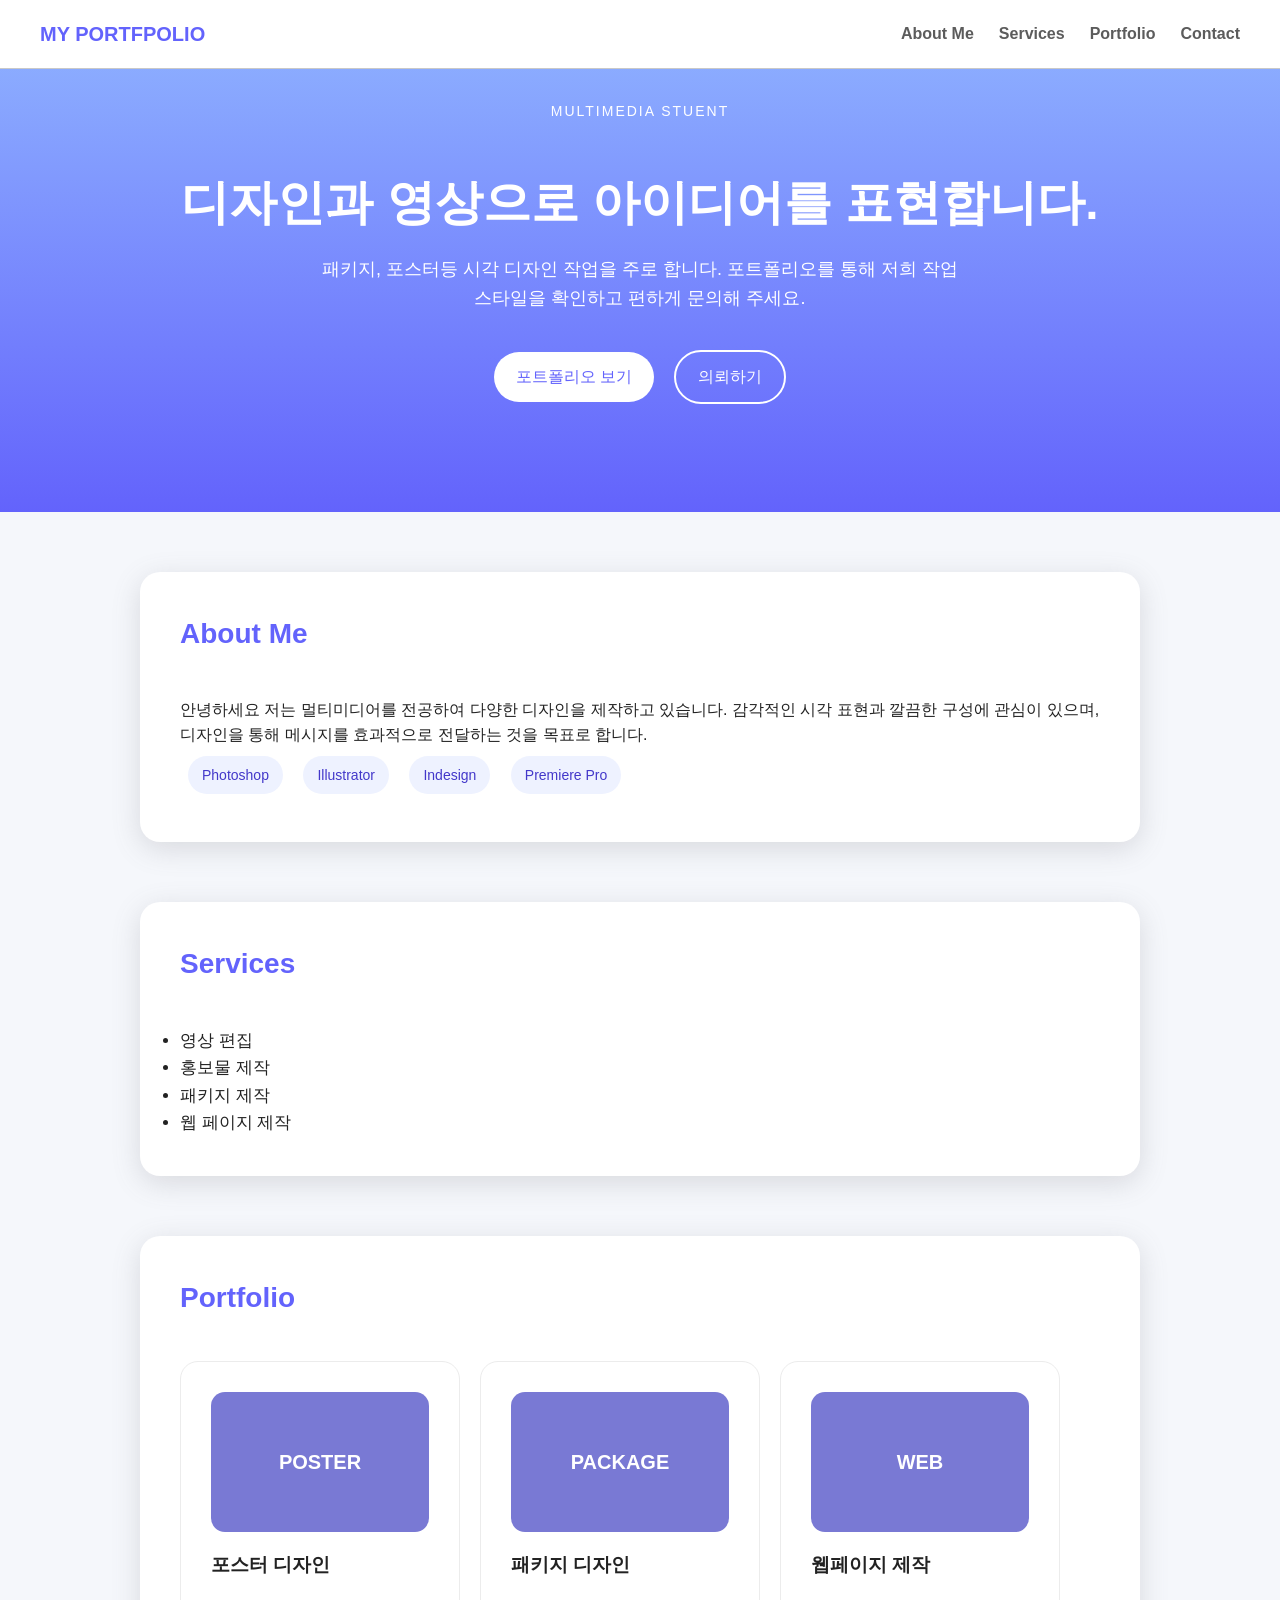
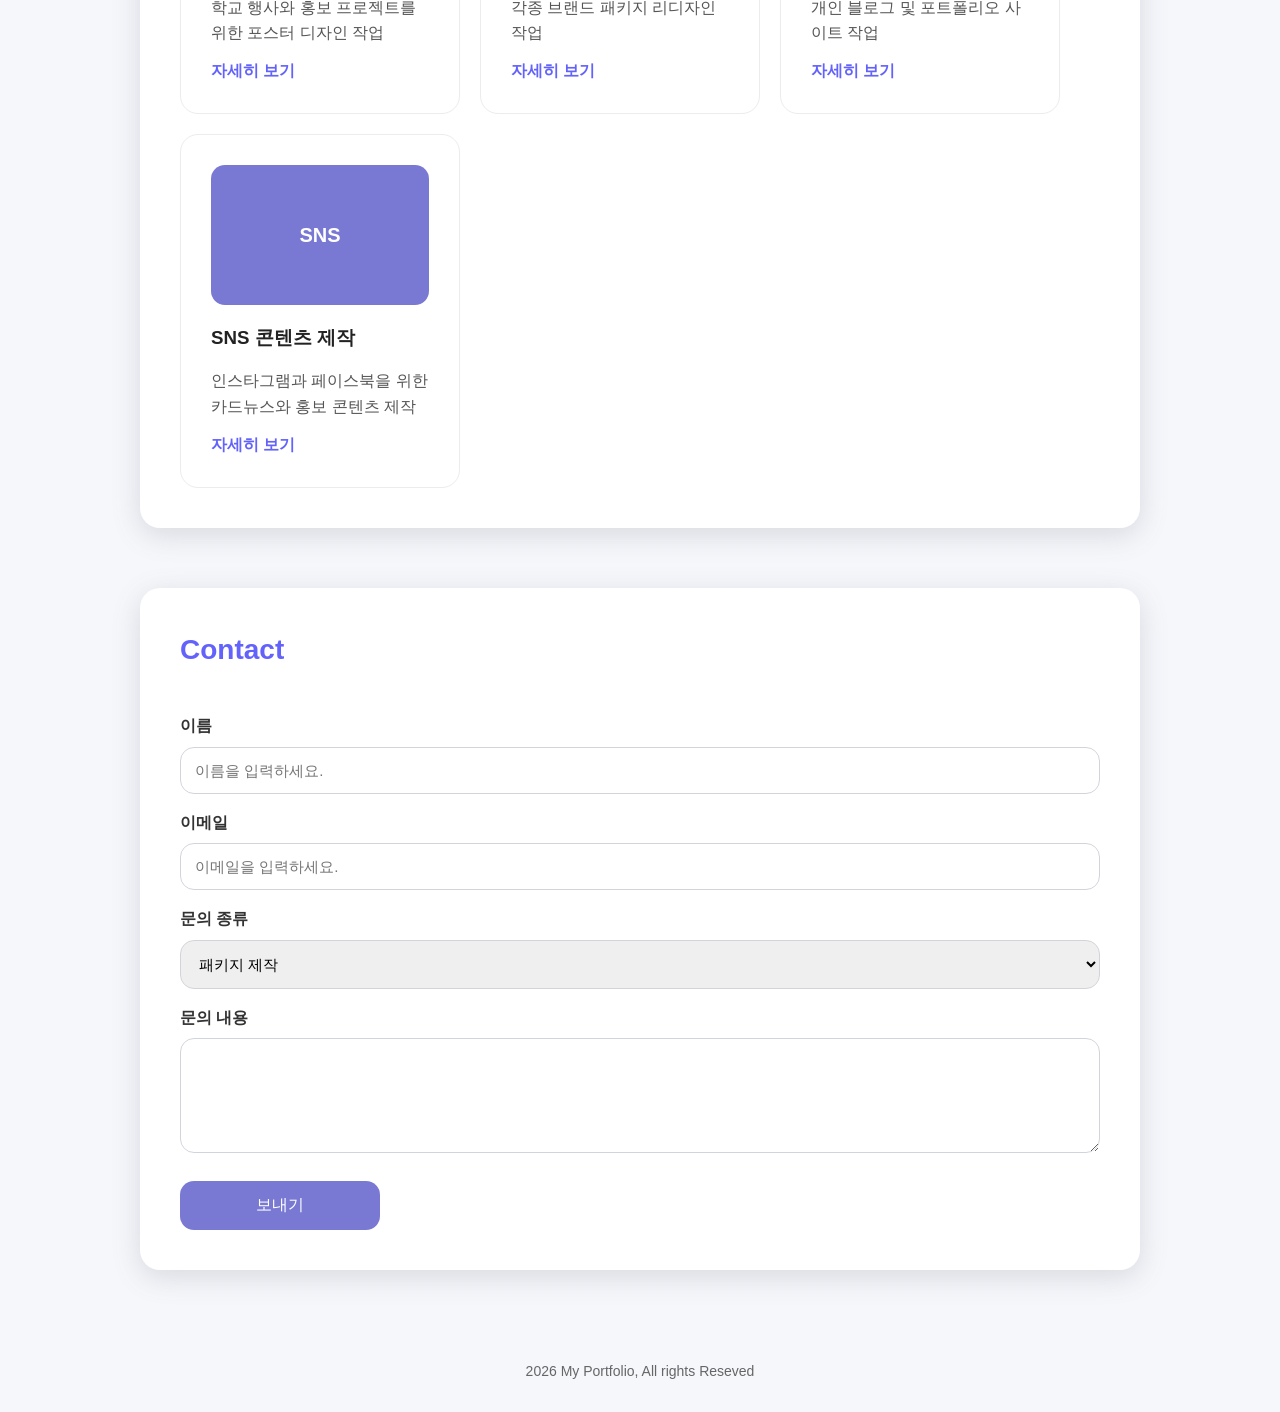
<file: index.html>
<!DOCTYPE html>
<html lang="en">
<head>
    <meta charset="UTF-8">
    <meta name="viewport" content="width=device-width, initial-scale=1.0">
    <title>My Portfolio</title>
    <link rel="stylesheet" href="style.css">
</head>
<body>
    <nav>
    <div class="logo">MY PORTFPOLIO</div>
    <ul>
        <li><a href="#about"> About Me </a></li>
        <li><a href="#service"> Services </a></li>
        <li><a href="#portfolio"> Portfolio </a></li>
        <li><a href="#contact"> Contact </a></li>
    </ul>
    </nav>
    
    <header class="hero">
    <div class="hero-text">
        <p class="small-title">MULTIMEDIA STUENT</p>
        <h1>디자인과 영상으로 아이디어를 표현합니다.</h1>
        <p class="hero-description">패키지, 포스터등 시각 디자인 작업을 주로 합니다. 포트폴리오를 통해 저희 작업 스타일을 확인하고 편하게 문의해 주세요.</p>

        <div class="hero-buttons">
            <a href="#" class="btn first">포트폴리오 보기</a>
            <a href="#" class="btn second">의뢰하기</a>
        </div>
    </div>
    </header>

    <section id="about">
        <h2>About Me</h2>
        <p>안녕하세요 저는 멀티미디어를 전공하여 다양한 디자인을 제작하고 있습니다.
            감각적인 시각 표현과 깔끔한 구성에 관심이 있으며, 디자인을 통해 메시지를 효과적으로 전달하는 것을 목표로 합니다.
        </p>

        <div class="skills">
            <span>Photoshop</span>
            <span>Illustrator</span>
            <span>Indesign</span>
            <span>Premiere Pro</span>
        </div>
    </section>

    <section id="service">
        <h2>Services</h2>
        <ul>
            <li>영상 편집</li>
            <li>홍보물 제작</li>
            <li>패키지 제작</li>
            <li>웹 페이지 제작</li>
        </ul>
    </section>

    <section id="portfolio">
        <h2>Portfolio</h2>

        <div class="portfolio-grid">
            <div class="card">
                <div class="card-image">POSTER</div>
                <h3>포스터 디자인</h3>
                <p>학교 행사와 홍보 프로젝트를 위한 포스터 디자인 작업</p>
                <a href="poster.html" target="_blank">자세히 보기</a>
            </div>

            <div class="card">
                <div class="card-image">PACKAGE</div>
                <h3>패키지 디자인</h3>
                <p>각종 브랜드 패키지 리디자인 작업</p>
                <a href="package.html" target="_blank">자세히 보기</a>
            </div>

            <div class="card">
                <div class="card-image">WEB</div>
                <h3>웹페이지 제작</h3>
                <p>개인 블로그 및 포트폴리오 사이트 작업</p>
                <a href="web.html" target="_blank">자세히 보기</a>
            </div>

            <div class="card">
                <div class="card-image">SNS</div>
                <h3>SNS 콘텐츠 제작</h3>
                <p>인스타그램과 페이스북을 위한 카드뉴스와 홍보 콘텐츠 제작</p>
                <a href="sns.html" target="_blank">자세히 보기</a>
            </div>

      

        </div>

    </section>

    <section id="contact"> 
        <h2>Contact</h2>
        <form class="contact-form">
            <label for="name">이름</label>
            <input type="text" name="name" placeholder="이름을 입력하세요.">

            <label for="email">이메일</label>
            <input type="email" name="email" placeholder="이메일을 입력하세요.">

            <label for="type">문의 종류</label>
            <select name="type">
                <option>패키지 제작</option>
                <option>포스터 제작</option>
                <option>영상 편집 제작</option>
                <option>웹 페이지 제작</option>
            </select>

            <label for="message">문의 내용</label>
            <textarea name="message" placeholder="문의할 내용을 입력하세요." rows="5">
            </textarea>

            <input type="submit" value="보내기">
        </form>
    </section>


    <footer>
        <p>2026 My Portfolio, All rights Reseved</p>
    </footer>

</body>
</html>
</file>
<file: style.css>
* {
    box-sizing: border-box;
    margin:0;
    padding:0;
    font-family: Arial, sans-serif;
}

nav {
    background-color: rgb(255, 255, 255);
    border-bottom: 1px solid rgb(200, 200, 200);
    padding:18px 40px;
    display: flex;
    justify-content: space-between;
    align-items: center;
    position:fixed;
    width:100%;
    top:0;
    left: 0;
    z-index: 1000;
}

nav ul {
    list-style: none;
    display: flex;
    gap:25px;
}

nav ul li a {
    text-decoration: none;
    color: rgb(92, 92, 92);
    font-weight: bold;
}

nav ul li a:hover{
    color:rgb(174, 104, 239);
}

.logo {
    font-size: 20px;
    font-weight: bold;
    color:rgb(99, 99, 252);
}

.hero {
    background: #6363FC;
    background: linear-gradient(0deg, rgba(99, 99, 252, 1) 0%, rgba(145, 182, 255, 1) 100%);
    color: white;
    padding: 100px 20px;
    text-align: center;
    animation: fadeUp 2.5s ease;
}
    
.small-title {
    font-size: 14px;
    letter-spacing: 2px;
    margin-bottom: 50px;
}

.hero h1 {
    font-size: 48px;
    margin-bottom: 20px;
    line-height: 1.3;
}

.hero-description {
    font-size: 18px;
    width: 650px;
    margin: 0 auto 30px auto;
}

.btn {
    display: inline-block;
    padding:12px 22px;
    border-radius: 30px;
    text-decoration: none;
    margin: 8px;
}

.first {
    background-color: white;
    color: rgb(99, 99, 252);
}

.first:hover{
    background-color: #e2e2e3;
    color:rgb(78, 78, 253);
}

.second {
    border: 2px solid white;
    color: white;
}

.second:hover{
    background-color: rgb(118, 118, 251);
    color: rgb(40, 40, 255);
}

body{
    background-color: #f5f7fb;
    color:#222;
    line-height: 1.6;
}

section{
    background-color: white;
    width: 1000px;
    margin: 60px auto;
    padding: 40px;
    border-radius: 20px;
    box-shadow: rgba(100, 100, 111, 0.2) 0px 7px 29px 0px;
}

section h2{
    font-size: 28px;
    margin-bottom: 40px;
    color: rgb(99, 99, 252);
}

.skills span{
    display: inline-block;
    background-color: #eef2ff;
    padding: 8px 14px;
    border-radius: 20px;
    margin: 8px;
    font-size: 14px;
    color: #4338ca;
}

#service ul{
    font-size: 17px;
}

footer {
    text-align: center;
    padding:30px 20px;
    color:#666;
    font-size: 14px;
}

.card{
    width:280px;
    border: 1px solid #ececec;
    border-radius: 18px;
    padding: 30px;
    transition: box-shadow 0.3s, transform 0.3s;
}

.card:hover{
    box-shadow: 0 10px 24px rgba(0,0,0,0.12);
    transform: translate(0, -8px);
}
.card h3 {
    color:#222;
    margin-bottom: 15px;
}

.card p {
    color:#555;
    margin-bottom: 12px;
}

.card a{
    color:#6363FC;
    text-decoration: none;
    font-weight: bold;
}

.card a:hover{
    text-decoration: underline;
}

.card-image {
    height:140px;
    background-color: #7979d4;
    border-radius: 14px;
    font-size: 20px;
    font-weight: bold;
    color:#ffffff;
    display: flex;
    justify-content: center;
    align-items: center;
    margin-bottom: 18px;
}

.portfolio-grid{
    display: flex;
    gap: 20px;
    flex-wrap: wrap;
}

.contact-form label {
    display:block;
    margin-top: 16px;
    margin-bottom: 8px;
    color:#333;
    font-weight: bold;
}

.contact-form input,
.contact-form select,
.contact-form textarea {
    width:100%;
    padding:14px;
    border: 1px solid #d1d5db;
    border-radius: 14px;
    font-size: 15px;
}

.contact-form input[type="submit"] {
    margin-top: 20px;
    background-color: #7979d4;
    color: white;
    width:200px;
    font-size: 16px;
    border: none;
    padding: 14px 24px;
    transition: background-color 0.3s, transform 0.3s;
}

.contact-form input[type="submit"]:hover {
    background-color: #5d53d0;
    transform: translate(0, -3px);
}

@keyframes fadeUp {
    from {
        opacity: 0;
        transform: translate(0, 25px);
    }

    to {
        opacity: 1;
        transform: translate(0, 0);
    }
}
</file>
